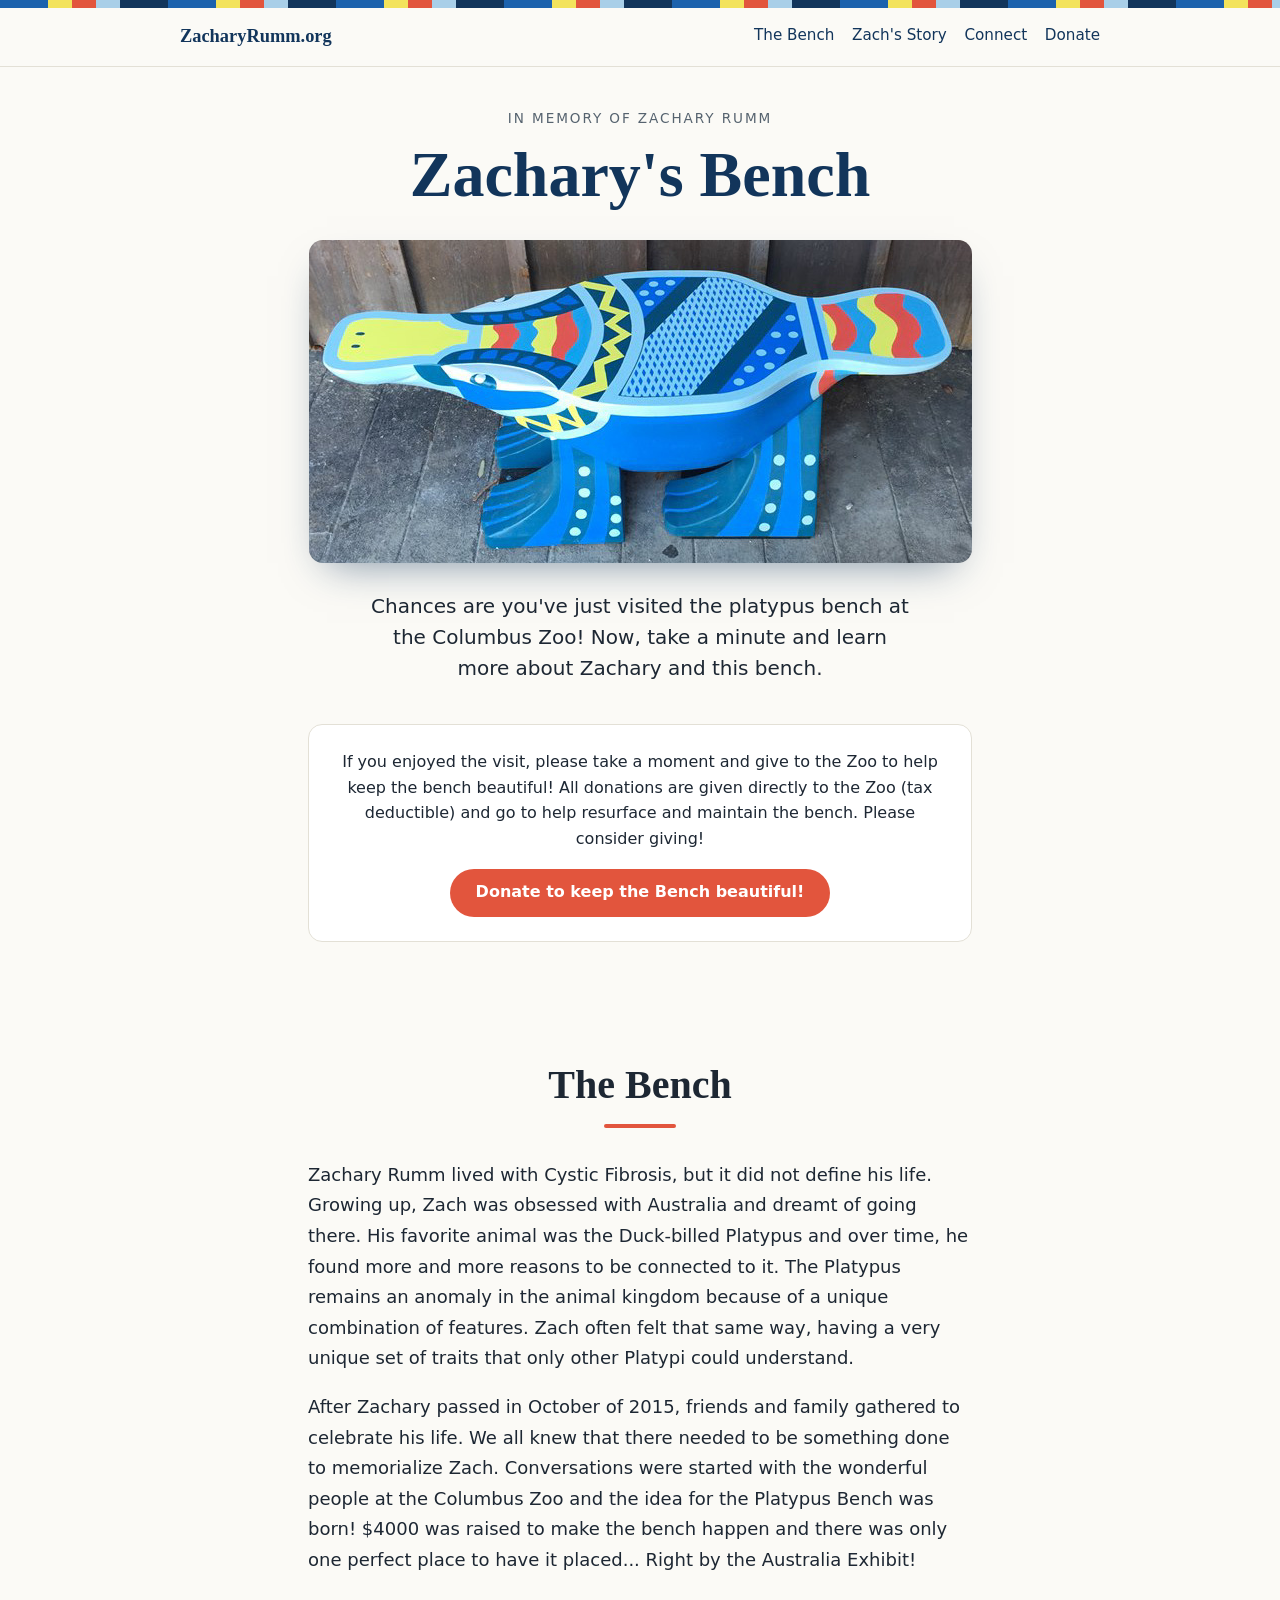
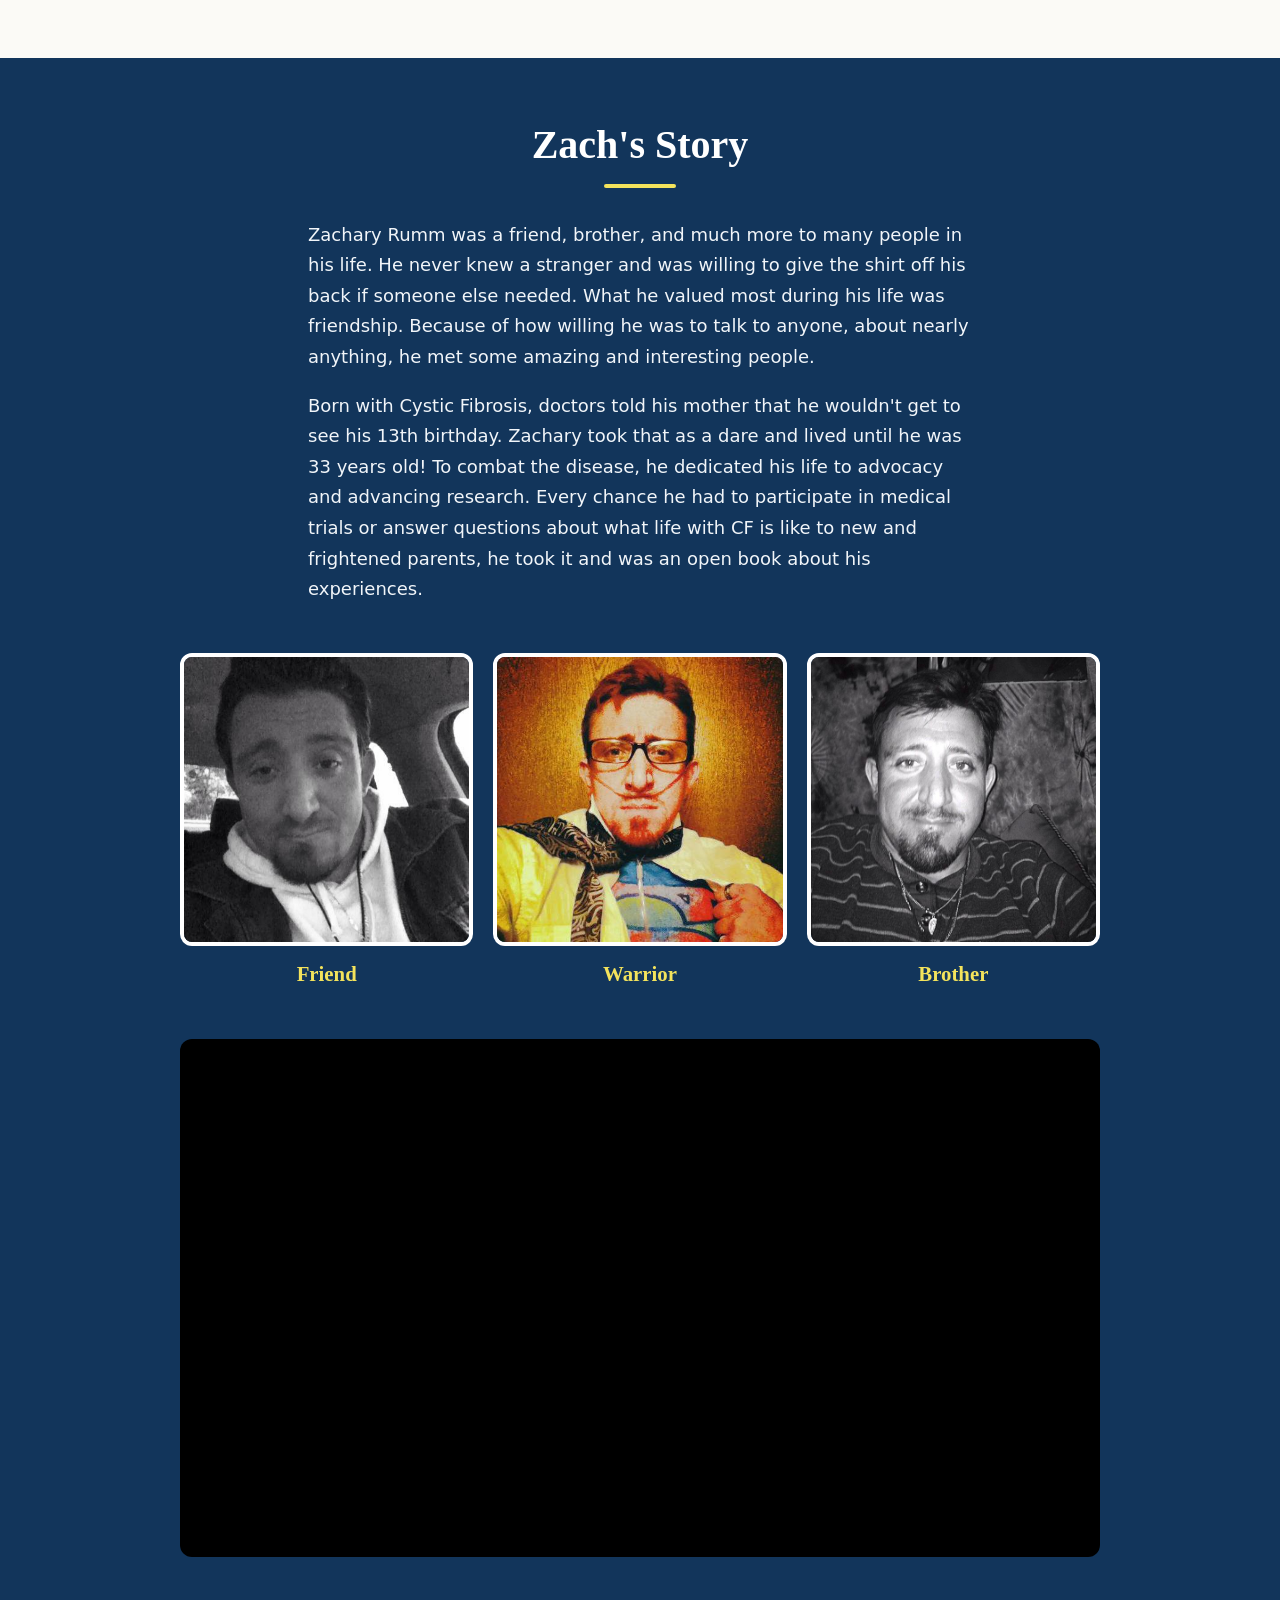
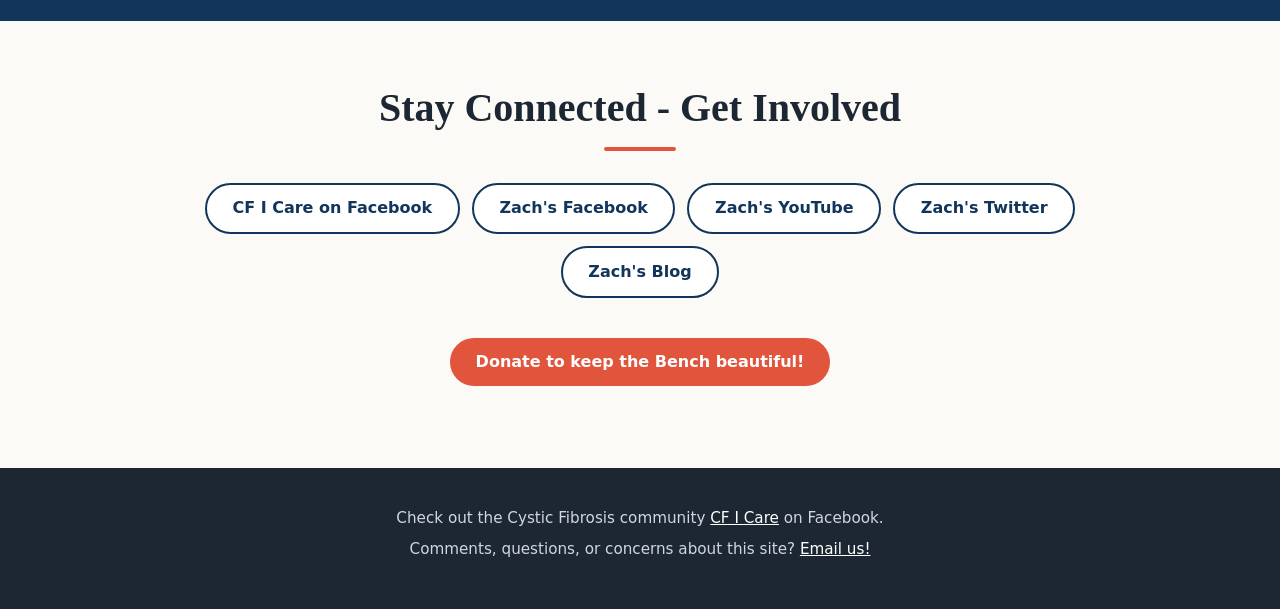
<file: index.html>
<!DOCTYPE html>
<html lang="en">

<head>
  <meta charset="utf-8">
  <meta name="viewport" content="width=device-width, initial-scale=1">

  <title>Zachary Rumm | Memorial Bench</title>
  <meta name="description" content="The story behind the platypus bench at the Columbus Zoo, placed in memory of Zachary Rumm by his friends and family.">
  <link rel="canonical" href="https://zacharyrumm.org/">
  <meta name="theme-color" content="#12355b">
  <link rel="icon" href="favicon.svg" type="image/svg+xml">
  <link rel="apple-touch-icon" href="apple-touch-icon.png">

  <!-- Preview card when the link is texted or shared -->
  <meta property="og:type" content="website">
  <meta property="og:url" content="https://zacharyrumm.org/">
  <meta property="og:title" content="Zachary's Bench">
  <meta property="og:description" content="The story behind the platypus bench at the Columbus Zoo, placed in memory of Zachary Rumm by his friends and family.">
  <meta property="og:image" content="https://zacharyrumm.org/img/Bench.jpg">
  <meta property="og:image:alt" content="A brightly painted bench shaped like a platypus.">
  <meta name="twitter:card" content="summary_large_image">

  <link href="css/site.css" rel="stylesheet">
</head>

<body id="top">
  <a class="skip" href="#thebench">Skip to content</a>

  <div class="stripe" aria-hidden="true"></div>

  <header class="site-header">
    <div class="wrap wrap-wide">
      <a class="brand" href="#top">ZacharyRumm.org</a>
      <nav class="site-nav" aria-label="Sections">
        <a href="#thebench">The Bench</a>
        <a href="#zachsstory">Zach's Story</a>
        <a href="#connect">Connect</a>
        <a href="https://www.columbuszoo.org/zoo-fund">Donate</a>
      </nav>
    </div>
  </header>

  <main>
    <div class="hero">
      <div class="wrap">
        <p class="eyebrow">In memory of Zachary Rumm</p>
        <h1>Zachary's Bench</h1>
        <figure class="hero-photo">
          <img src="img/Bench.jpg" width="663" height="323" alt="A bench shaped like a platypus, painted in bright blue, yellow and red patterns.">
        </figure>
        <p class="lede">Chances are you've just visited the platypus bench at the Columbus Zoo! Now, take a minute and learn more about Zachary and this bench.</p>

        <div class="give">
          <p>If you enjoyed the visit, please take a moment and give to the Zoo to help keep the bench beautiful! All donations are given directly to the Zoo (tax deductible) and go to help resurface and maintain the bench. Please consider giving!</p>
          <a class="btn" href="https://www.columbuszoo.org/zoo-fund">Donate to keep the Bench beautiful!</a>
        </div>
      </div>
    </div>

    <section id="thebench">
      <div class="wrap">
        <h2>The Bench</h2>
        <hr class="rule">
        <p>Zachary Rumm lived with Cystic Fibrosis, but it did not define his life. Growing up, Zach was obsessed with Australia and dreamt of going there. His favorite animal was the Duck-billed Platypus and over time, he found more and more reasons to be connected to it. The Platypus remains an anomaly in the animal kingdom because of a unique combination of features. Zach often felt that same way, having a very unique set of traits that only other Platypi could understand.</p>
        <p>After Zachary passed in October of 2015, friends and family gathered to celebrate his life. We all knew that there needed to be something done to memorialize Zach. Conversations were started with the wonderful people at the Columbus Zoo and the idea for the Platypus Bench was born! $4000 was raised to make the bench happen and there was only one perfect place to have it placed... Right by the Australia Exhibit!</p>
      </div>
    </section>

    <section class="story" id="zachsstory">
      <div class="wrap">
        <h2>Zach's Story</h2>
        <hr class="rule">
        <p>Zachary Rumm was a friend, brother, and much more to many people in his life. He never knew a stranger and was willing to give the shirt off his back if someone else needed. What he valued most during his life was friendship. Because of how willing he was to talk to anyone, about nearly anything, he met some amazing and interesting people.</p>
        <p>Born with Cystic Fibrosis, doctors told his mother that he wouldn't get to see his 13th birthday. Zachary took that as a dare and lived until he was 33 years old! To combat the disease, he dedicated his life to advocacy and advancing research. Every chance he had to participate in medical trials or answer questions about what life with CF is like to new and frightened parents, he took it and was an open book about his experiences.</p>
      </div>

      <div class="wrap wrap-wide">
        <ul class="photos">
          <li>
            <figure>
              <img src="img/Zachary%201.jpg" width="480" height="480" loading="lazy" alt="Zachary in the passenger seat of a car, wearing a hoodie and jacket.">
              <figcaption>Friend</figcaption>
            </figure>
          </li>
          <li>
            <figure>
              <img src="img/Super%20Rumm.jpg" width="462" height="462" loading="lazy" alt="Zachary in glasses and an oxygen cannula, pulling open his shirt and tie to show a Superman tee underneath.">
              <figcaption>Warrior</figcaption>
            </figure>
          </li>
          <li>
            <figure>
              <img src="img/Zachary%202.jpg" width="640" height="640" loading="lazy" alt="Zachary smiling, wearing a striped sweater.">
              <figcaption>Brother</figcaption>
            </figure>
          </li>
        </ul>

        <div class="video">
          <iframe src="https://www.youtube-nocookie.com/embed/BhfPD2UNxbg" title="Zachary Rumm - Kyladeco Presentation" loading="lazy" allow="accelerometer; encrypted-media; gyroscope; picture-in-picture; web-share" referrerpolicy="strict-origin-when-cross-origin" allowfullscreen></iframe>
        </div>
      </div>
    </section>

    <section id="connect">
      <div class="wrap wrap-wide">
        <h2>Stay Connected - Get Involved</h2>
        <hr class="rule">
        <ul class="links">
          <li><a class="btn btn-light" href="https://www.facebook.com/groups/cficare/">CF I Care on Facebook</a></li>
          <li><a class="btn btn-light" href="https://www.facebook.com/zachary.rumm">Zach's Facebook</a></li>
          <li><a class="btn btn-light" href="https://www.youtube.com/user/ubiquitous17">Zach's YouTube</a></li>
          <li><a class="btn btn-light" href="https://twitter.com/awkward17">Zach's Twitter</a></li>
          <li><a class="btn btn-light" href="https://zrummover.blogspot.com/">Zach's Blog</a></li>
        </ul>
        <p class="center"><a class="btn" href="https://www.columbuszoo.org/zoo-fund">Donate to keep the Bench beautiful!</a></p>
      </div>
    </section>
  </main>

  <footer class="site-footer">
    <div class="wrap">
      <p>Check out the Cystic Fibrosis community <a href="https://www.facebook.com/groups/cficare/">CF I Care</a> on Facebook.</p>
      <p>Comments, questions, or concerns about this site? <a href="mailto:info@zacharyrumm.org">Email us!</a></p>
    </div>
  </footer>
</body>

</html>
</file>
<file: css/site.css>
/* zacharyrumm.org — colors are taken from the bench itself. */
:root {
  --navy: #12355b;
  --blue: #1c62ad;
  --sky: #a9cfe8;
  --yellow: #f3e35c;
  --coral: #e2553d;
  --paper: #fbfaf6;
  --ink: #1d2733;
  --muted: #56636f;
  --serif: "Iowan Old Style", "Palatino Linotype", Palatino, Georgia, serif;
  --sans: system-ui, -apple-system, "Segoe UI", Roboto, "Helvetica Neue", Arial, sans-serif;
}

*,
*::before,
*::after { box-sizing: border-box; }

html {
  scroll-behavior: smooth;
  scroll-padding-top: 4.5rem;
  -webkit-text-size-adjust: 100%;
}

@media (prefers-reduced-motion: reduce) {
  html { scroll-behavior: auto; }
}

body {
  margin: 0;
  background: var(--paper);
  color: var(--ink);
  font-family: var(--sans);
  font-size: 1.125rem;
  line-height: 1.7;
}

img { max-width: 100%; height: auto; display: block; }

a { color: var(--blue); }
a:focus-visible,
.btn:focus-visible { outline: 3px solid var(--coral); outline-offset: 3px; }

h1, h2 {
  font-family: var(--serif);
  font-weight: 700;
  line-height: 1.15;
  margin: 0;
  text-wrap: balance;
}

h1 { font-size: clamp(2.4rem, 8vw, 4rem); color: var(--navy); }
h2 { font-size: clamp(1.8rem, 5vw, 2.5rem); text-align: center; }

.wrap {
  width: 100%;
  max-width: 44rem;
  margin: 0 auto;
  padding: 0 1.25rem;
}

.wrap-wide { max-width: 60rem; }

.skip {
  position: absolute;
  left: -999px;
}
.skip:focus {
  left: 1rem;
  top: 1rem;
  z-index: 20;
  background: #fff;
  padding: .5rem 1rem;
}

/* The striped band echoes the painted pattern on the bench. */
.stripe {
  height: 8px;
  background: repeating-linear-gradient(
    90deg,
    var(--blue) 0 3rem,
    var(--yellow) 3rem 4.5rem,
    var(--coral) 4.5rem 6rem,
    var(--sky) 6rem 7.5rem,
    var(--navy) 7.5rem 10.5rem
  );
}

/* Header */
.site-header {
  position: sticky;
  top: 0;
  z-index: 10;
  background: var(--paper);
  border-bottom: 1px solid #e3e0d6;
}

.site-header .wrap {
  display: flex;
  flex-wrap: wrap;
  align-items: center;
  justify-content: space-between;
  gap: .25rem 1.25rem;
  padding-top: .6rem;
  padding-bottom: .6rem;
}

.brand {
  font-family: var(--serif);
  font-weight: 700;
  font-size: 1.15rem;
  color: var(--navy);
  text-decoration: none;
}

.site-nav {
  display: flex;
  flex-wrap: wrap;
  gap: .25rem 1.1rem;
  font-size: .95rem;
}

.site-nav a {
  color: var(--navy);
  text-decoration: none;
  padding: .35rem 0;
  border-bottom: 2px solid transparent;
}

.site-nav a:hover { border-bottom-color: var(--coral); }

/* Hero */
.hero {
  text-align: center;
  padding: 2.5rem 0 3.5rem;
}

.eyebrow {
  margin: 0 0 .5rem;
  font-size: .85rem;
  letter-spacing: .14em;
  text-transform: uppercase;
  color: var(--muted);
}

.hero-photo {
  margin: 1.75rem auto;
  max-width: 663px; /* the photo's real width — don't upscale it */
}

.hero-photo img {
  width: 100%;
  border-radius: 14px;
  box-shadow: 0 18px 40px -18px rgba(18, 53, 91, .55);
}

.lede {
  font-size: 1.25rem;
  line-height: 1.55;
  margin: 0 auto 1.5rem;
  max-width: 34rem;
}

.give {
  margin-top: 2.5rem;
  padding: 1.5rem 1.25rem;
  background: #fff;
  border: 1px solid #e3e0d6;
  border-radius: 14px;
}

.give p { margin: 0 0 1.1rem; font-size: 1rem; line-height: 1.6; }

.btn {
  display: inline-block;
  padding: .85rem 1.6rem;
  border-radius: 999px;
  background: var(--coral);
  color: #fff;
  font-weight: 700;
  font-size: 1rem;
  line-height: 1.3;
  text-decoration: none;
  transition: transform .15s ease, background-color .15s ease;
}

.btn:hover { background: #c94530; transform: translateY(-1px); }

.btn-light {
  background: #fff;
  color: var(--navy);
  border: 2px solid var(--navy);
}

.btn-light:hover { background: var(--navy); color: #fff; }

/* Sections */
section { padding: 4rem 0; }

.rule {
  width: 4.5rem;
  height: 4px;
  border: 0;
  border-radius: 2px;
  margin: 1rem auto 2rem;
  background: var(--coral);
}

.story {
  background: var(--navy);
  color: #f1f5f9;
}

.story h2 { color: #fff; }
.story .rule { background: var(--yellow); }
.story a:not(.btn) { color: var(--sky); }

.center { text-align: center; }

/* Photos */
.photos {
  display: grid;
  grid-template-columns: repeat(auto-fit, minmax(13rem, 1fr));
  gap: 1.25rem;
  margin: 3rem 0;
  padding: 0;
  list-style: none;
}

.photos figure { margin: 0; }

.photos img {
  width: 100%;
  aspect-ratio: 1;
  object-fit: cover;
  border-radius: 12px;
  border: 4px solid #fff;
}

.photos figcaption {
  margin-top: .6rem;
  text-align: center;
  font-family: var(--serif);
  font-size: 1.3rem;
  font-weight: 700;
  color: var(--yellow);
}

/* Video */
.video {
  position: relative;
  aspect-ratio: 16 / 9;
  border-radius: 12px;
  overflow: hidden;
  background: #000;
}

.video iframe {
  position: absolute;
  inset: 0;
  width: 100%;
  height: 100%;
  border: 0;
}

/* Connect */
.links {
  display: flex;
  flex-wrap: wrap;
  justify-content: center;
  gap: .75rem;
  margin: 0 0 2.5rem;
  padding: 0;
  list-style: none;
}

/* Footer */
.site-footer {
  background: var(--ink);
  color: #cfd6dd;
  text-align: center;
  font-size: .95rem;
  padding: 2rem 0 2.5rem;
}

.site-footer p { margin: .35rem 0; }
.site-footer a { color: #fff; }
</file>
